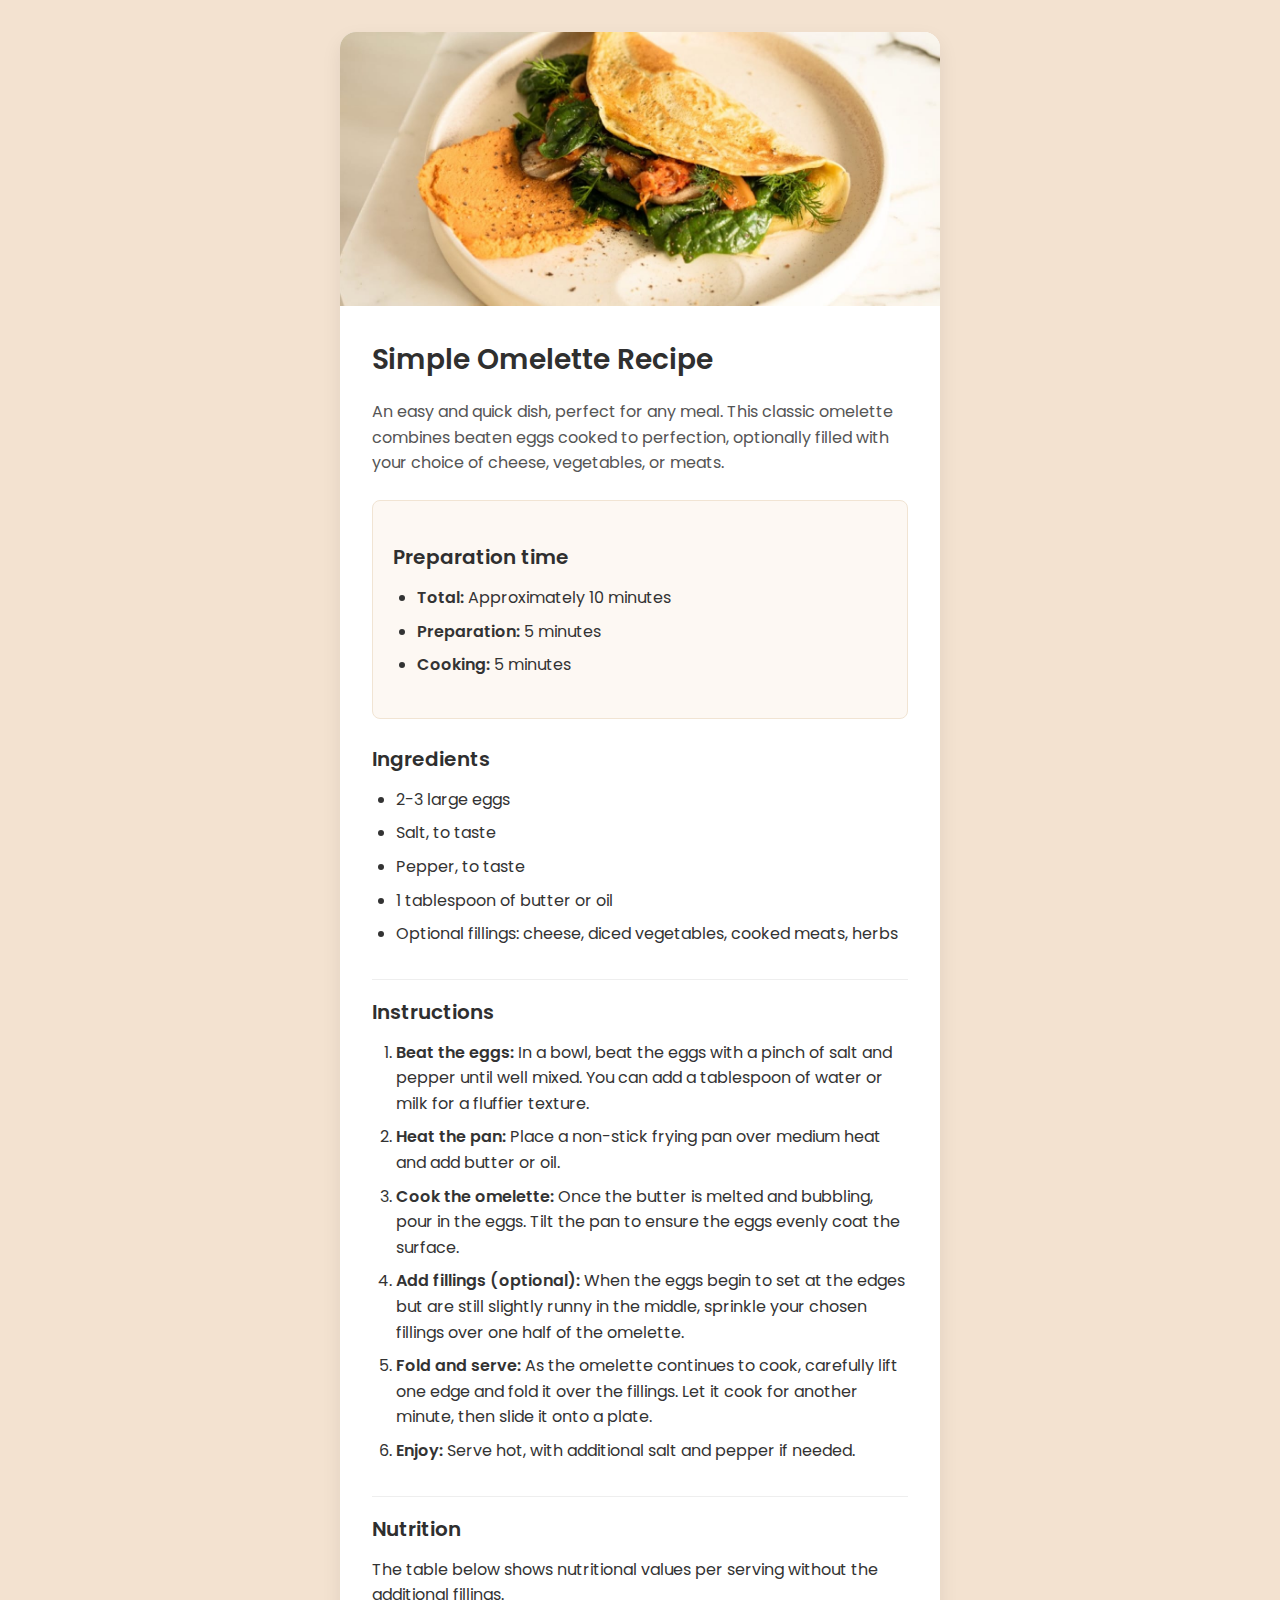
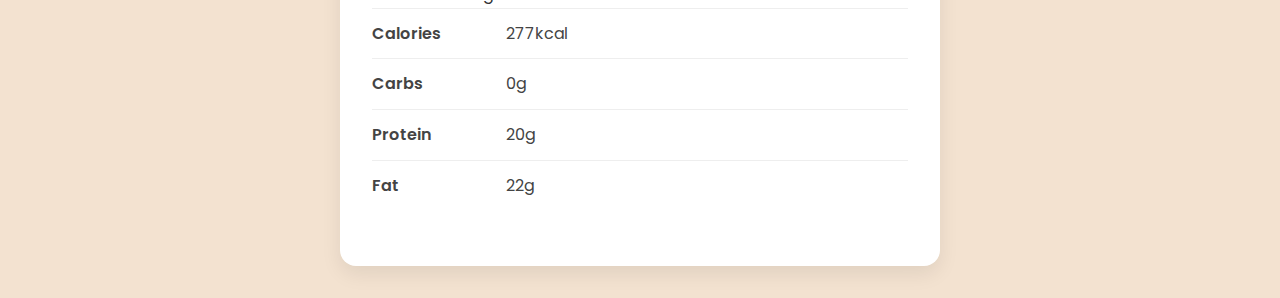
<file: index.html>
<!DOCTYPE html>
<html lang="en">
<head>
  <meta charset="UTF-8" />
  <meta name="viewport" content="width=device-width, initial-scale=1.0"/>
  <title>Simple Omelette Recipe</title>
  <!-- Link to your external CSS -->
  <link rel="stylesheet" href="index.css" />
  <link rel="icon" type="image/png" sizes="32x32" href="favicon-32x32.png" />
</head>
<body>
  <!-- Background color area -->
  <div class="background">
    <!-- Center the card container -->
    <div class="container">
      <!-- Card with rounded corners and shadow -->
      <div class="card">
        <!-- Image at the top with rounded top corners -->
        <img 
          src="image-omelette.jpeg" 
          alt="Omelette on a plate" 
          class="recipe-image"
        />

        <!-- Card content -->
        <div class="content">
          <h1 class="recipe-title">Simple Omelette Recipe</h1>
          <p class="description">
            An easy and quick dish, perfect for any meal. This classic omelette 
            combines beaten eggs cooked to perfection, optionally filled with 
            your choice of cheese, vegetables, or meats.
          </p>

          <!-- Preparation time section with a panel style -->
          <div class="prep-time">
            <h2>Preparation time</h2>
            <ul>
              <li><strong>Total:</strong> Approximately 10 minutes</li>
              <li><strong>Preparation:</strong> 5 minutes</li>
              <li><strong>Cooking:</strong> 5 minutes</li>
            </ul>
          </div>

          <!-- Ingredients section -->
          <h2>Ingredients</h2>
          <ul>
            <li>2-3 large eggs</li>
            <li>Salt, to taste</li>
            <li>Pepper, to taste</li>
            <li>1 tablespoon of butter or oil</li>
            <li>Optional fillings: cheese, diced vegetables, cooked meats, herbs</li>
          </ul>

          <!-- Instructions section -->
          <h2>Instructions</h2>
          <ol>
            <li>
              <strong>Beat the eggs:</strong> In a bowl, beat the eggs with a pinch 
              of salt and pepper until well mixed. You can add a tablespoon of 
              water or milk for a fluffier texture.
            </li>
            <li>
              <strong>Heat the pan:</strong> Place a non-stick frying pan over 
              medium heat and add butter or oil.
            </li>
            <li>
              <strong>Cook the omelette:</strong> Once the butter is melted and 
              bubbling, pour in the eggs. Tilt the pan to ensure the eggs evenly 
              coat the surface.
            </li>
            <li>
              <strong>Add fillings (optional):</strong> When the eggs begin to set 
              at the edges but are still slightly runny in the middle, sprinkle 
              your chosen fillings over one half of the omelette.
            </li>
            <li>
              <strong>Fold and serve:</strong> As the omelette continues to cook, 
              carefully lift one edge and fold it over the fillings. Let it cook 
              for another minute, then slide it onto a plate.
            </li>
            <li>
              <strong>Enjoy:</strong> Serve hot, with additional salt and pepper 
              if needed.
            </li>
          </ol>

          <!-- Nutrition section with a table and lines -->
          <h2>Nutrition</h2>
          <p>
            The table below shows nutritional values per serving without the 
            additional fillings.
          </p>
          <table class="nutrition-table">
            <tr>
              <th>Calories</th>
              <td>277kcal</td>
            </tr>
            <tr>
              <th>Carbs</th>
              <td>0g</td>
            </tr>
            <tr>
              <th>Protein</th>
              <td>20g</td>
            </tr>
            <tr>
              <th>Fat</th>
              <td>22g</td>
            </tr>
          </table>
        </div>
      </div>
    </div>
  </div>
</body>
</html>
</file>
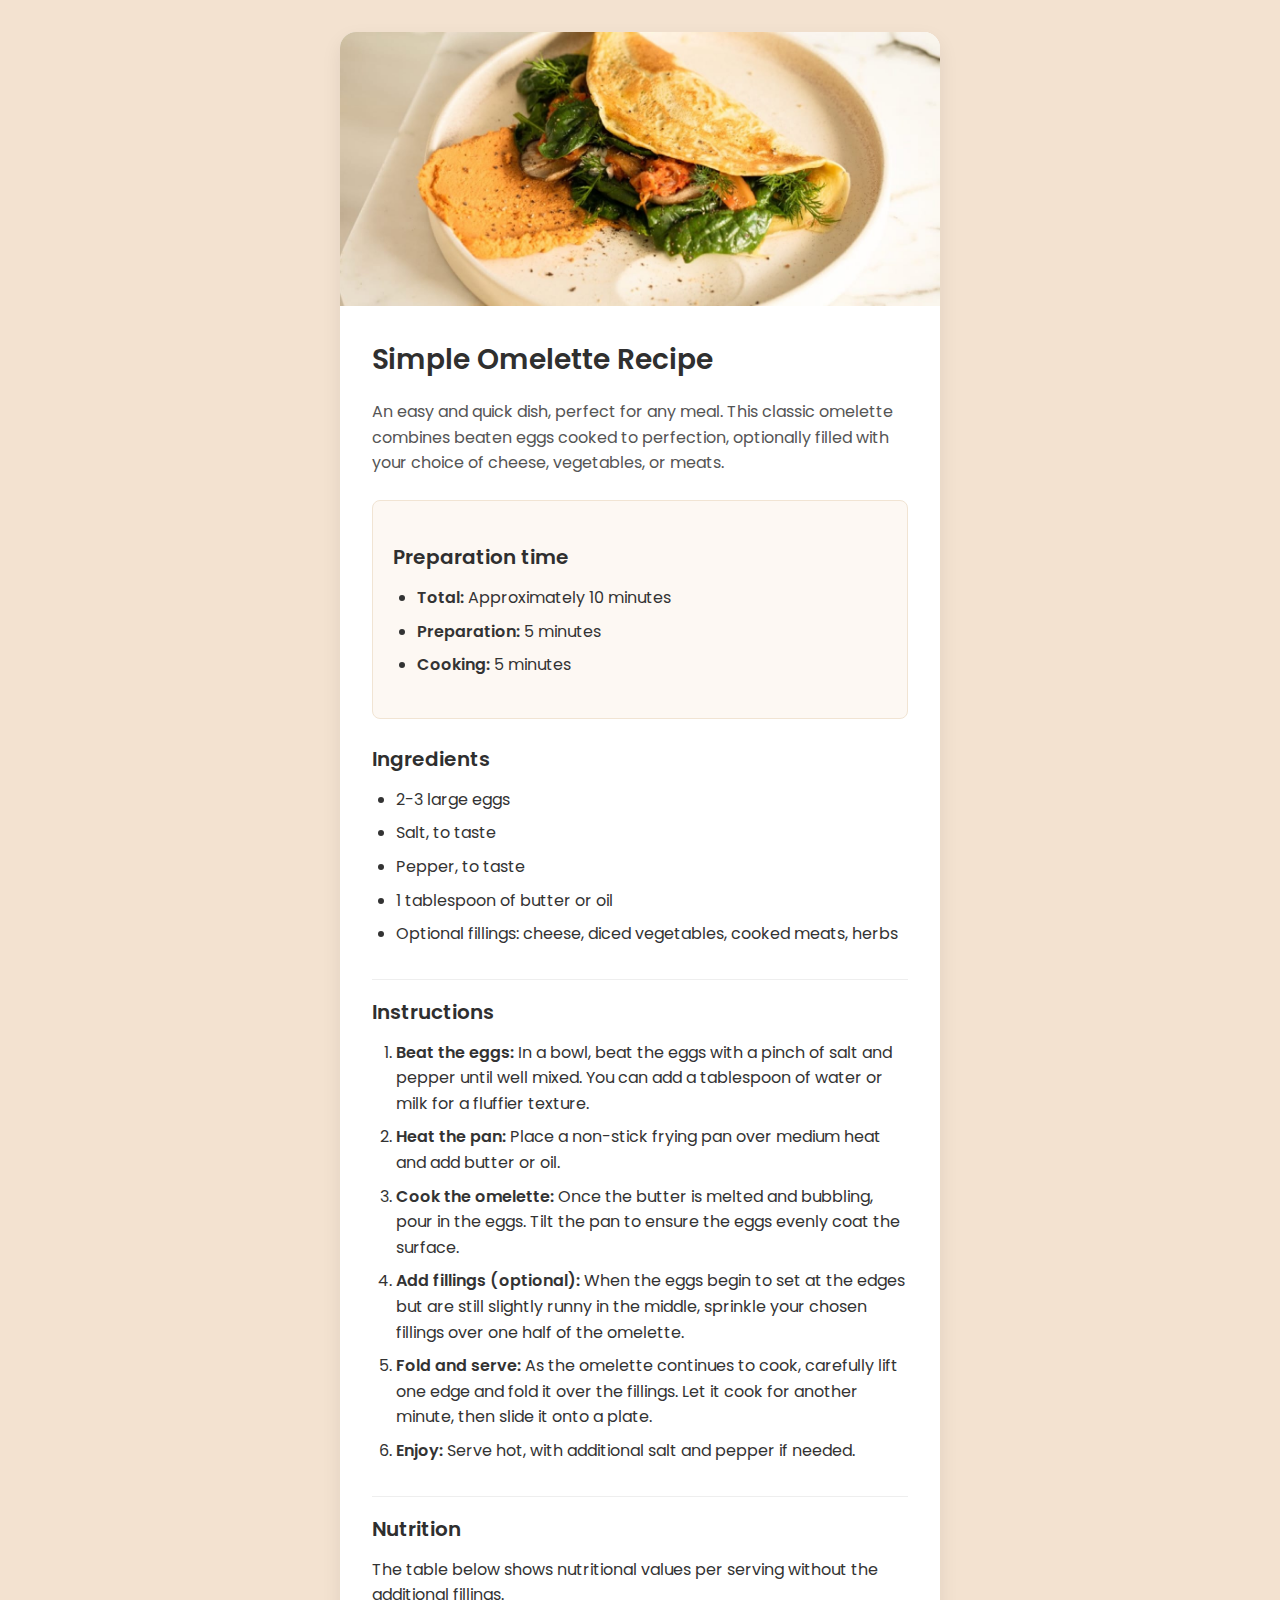
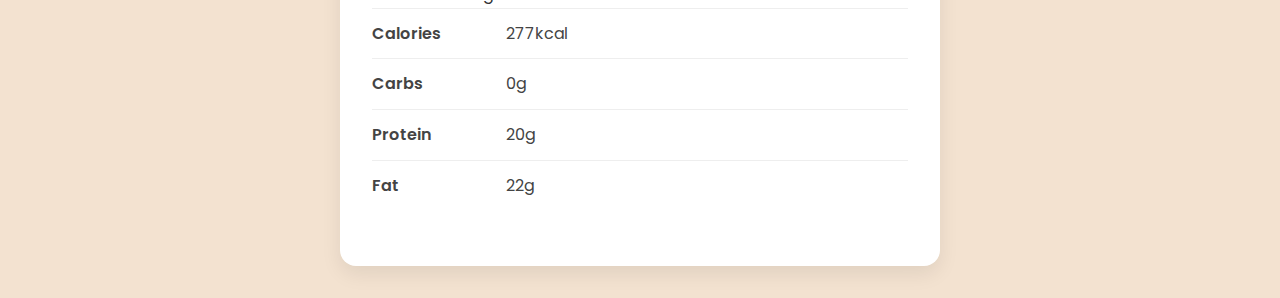
<file: Recipe.html>
<!DOCTYPE html>
<html lang="en">
<head>
  <meta charset="UTF-8" />
  <meta name="viewport" content="width=device-width, initial-scale=1.0"/>
  <title>Simple Omelette Recipe</title>
  <!-- Link to your external CSS -->
  <link rel="stylesheet" href="Recipe.css" />
  <link rel="icon" type="image/png" sizes="32x32" href="favicon-32x32.png" />
</head>
<body>
  <!-- Background color area -->
  <div class="background">
    <!-- Center the card container -->
    <div class="container">
      <!-- Card with rounded corners and shadow -->
      <div class="card">
        <!-- Image at the top with rounded top corners -->
        <img 
          src="image-omelette.jpeg" 
          alt="Omelette on a plate" 
          class="recipe-image"
        />

        <!-- Card content -->
        <div class="content">
          <h1 class="recipe-title">Simple Omelette Recipe</h1>
          <p class="description">
            An easy and quick dish, perfect for any meal. This classic omelette 
            combines beaten eggs cooked to perfection, optionally filled with 
            your choice of cheese, vegetables, or meats.
          </p>

          <!-- Preparation time section with a panel style -->
          <div class="prep-time">
            <h2>Preparation time</h2>
            <ul>
              <li><strong>Total:</strong> Approximately 10 minutes</li>
              <li><strong>Preparation:</strong> 5 minutes</li>
              <li><strong>Cooking:</strong> 5 minutes</li>
            </ul>
          </div>

          <!-- Ingredients section -->
          <h2>Ingredients</h2>
          <ul>
            <li>2-3 large eggs</li>
            <li>Salt, to taste</li>
            <li>Pepper, to taste</li>
            <li>1 tablespoon of butter or oil</li>
            <li>Optional fillings: cheese, diced vegetables, cooked meats, herbs</li>
          </ul>

          <!-- Instructions section -->
          <h2>Instructions</h2>
          <ol>
            <li>
              <strong>Beat the eggs:</strong> In a bowl, beat the eggs with a pinch 
              of salt and pepper until well mixed. You can add a tablespoon of 
              water or milk for a fluffier texture.
            </li>
            <li>
              <strong>Heat the pan:</strong> Place a non-stick frying pan over 
              medium heat and add butter or oil.
            </li>
            <li>
              <strong>Cook the omelette:</strong> Once the butter is melted and 
              bubbling, pour in the eggs. Tilt the pan to ensure the eggs evenly 
              coat the surface.
            </li>
            <li>
              <strong>Add fillings (optional):</strong> When the eggs begin to set 
              at the edges but are still slightly runny in the middle, sprinkle 
              your chosen fillings over one half of the omelette.
            </li>
            <li>
              <strong>Fold and serve:</strong> As the omelette continues to cook, 
              carefully lift one edge and fold it over the fillings. Let it cook 
              for another minute, then slide it onto a plate.
            </li>
            <li>
              <strong>Enjoy:</strong> Serve hot, with additional salt and pepper 
              if needed.
            </li>
          </ol>

          <!-- Nutrition section with a table and lines -->
          <h2>Nutrition</h2>
          <p>
            The table below shows nutritional values per serving without the 
            additional fillings.
          </p>
          <table class="nutrition-table">
            <tr>
              <th>Calories</th>
              <td>277kcal</td>
            </tr>
            <tr>
              <th>Carbs</th>
              <td>0g</td>
            </tr>
            <tr>
              <th>Protein</th>
              <td>20g</td>
            </tr>
            <tr>
              <th>Fat</th>
              <td>22g</td>
            </tr>
          </table>
        </div>
      </div>
    </div>
  </div>
</body>
</html>
</file>
<file: index.css>
/* 1) Import the desired Google Font (Poppins as an example) */
@import url('https://fonts.googleapis.com/css2?family=Poppins:wght@400;600&display=swap');

/* Reset box-sizing */
* {
  box-sizing: border-box;
  margin: 0;
  padding: 0;
}

/* 2) Body and background styling */
body {
  font-family: 'Poppins', sans-serif;
  background-color: #f3e2d0; /* Soft beige background */
  color: #333;              /* Dark text color for readability */
  line-height: 1.6;
}

/* A wrapper to ensure the card is centered */
.container {
  display: flex;
  justify-content: center;
  align-items: flex-start;
  min-height: 100vh;
  padding: 2rem;
}

/* The card itself */
.card {
  background-color: #fff;
  border-radius: 16px; /* Rounded corners */
  box-shadow: 0 8px 20px rgba(0, 0, 0, 0.08); /* Slightly larger shadow */
  max-width: 600px; /* Constrain width for readability */
  width: 100%;
  overflow: hidden; /* Ensures the image corners are clipped by the card radius */
}

/* Top image styling */
.recipe-image {
  width: 100%;
  height: auto;
  display: block;
  object-fit: cover;
}

/* Inner content spacing */
.content {
  padding: 2rem;
}

/* Main recipe title */
.recipe-title {
  font-size: 1.75rem;
  margin-bottom: 1rem;
  font-weight: 600;
  color: #2f2f2f;
}

/* Paragraph styling for the description */
.description {
  font-size: 1rem;
  margin-bottom: 1.5rem;
  color: #555;
}

/* Subheadings (Preparation time, Ingredients, etc.) */
h2 {
  font-size: 1.25rem;
  margin-bottom: 0.75rem;
  margin-top: 1.5rem; /* Add spacing above new sections */
  color: #2f2f2f;
  font-weight: 600;
}

/* 3) Panel style for the preparation time */
.prep-time {
  background-color: #fdf8f3; /* Slightly lighter panel background */
  border-radius: 8px;
  padding: 1rem 1.25rem;
  margin-bottom: 1.5rem;
  border: 1px solid #f1e4d3; /* Subtle border matching the panel background */
}

/* Lists spacing */
ul,
ol {
  margin-bottom: 1.5rem;
  padding-left: 1.5rem;
}

/* Bold text for strong elements */
li strong {
  font-weight: 600;
}

/* Fine-tune spacing between list items */
li {
  margin-bottom: 0.5rem;
}

/* Ordered list style (decimal) */
ol {
  list-style: decimal;
  padding-left: 1.5rem;
}

/* 4) Table styling for the Nutrition section with lines */
.nutrition-table {
  width: 100%;
  border-collapse: collapse;
  margin-bottom: 1.5rem;
  border-top: 1px solid #eee; /* Top border line */
}

.nutrition-table th,
.nutrition-table td {
  padding: 0.75rem 0;
  text-align: left;
  font-weight: normal;
  color: #444;
}

.nutrition-table th {
  width: 25%;
  font-weight: 600;
}

.nutrition-table tr:not(:last-child) {
  border-bottom: 1px solid #eee;
}

/* If you want a subtle divider line between major sections */
.content > h2:not(:first-of-type) {
  padding-top: 1rem;
  border-top: 1px solid #eee;
  margin-top: 2rem;
}
</file>
<file: Recipe.css>
/* 1) Import the desired Google Font (Poppins as an example) */
@import url('https://fonts.googleapis.com/css2?family=Poppins:wght@400;600&display=swap');

/* Reset box-sizing */
* {
  box-sizing: border-box;
  margin: 0;
  padding: 0;
}

/* 2) Body and background styling */
body {
  font-family: 'Poppins', sans-serif;
  background-color: #f3e2d0; /* Soft beige background */
  color: #333;              /* Dark text color for readability */
  line-height: 1.6;
}

/* A wrapper to ensure the card is centered */
.container {
  display: flex;
  justify-content: center;
  align-items: flex-start;
  min-height: 100vh;
  padding: 2rem;
}

/* The card itself */
.card {
  background-color: #fff;
  border-radius: 16px; /* Rounded corners */
  box-shadow: 0 8px 20px rgba(0, 0, 0, 0.08); /* Slightly larger shadow */
  max-width: 600px; /* Constrain width for readability */
  width: 100%;
  overflow: hidden; /* Ensures the image corners are clipped by the card radius */
}

/* Top image styling */
.recipe-image {
  width: 100%;
  height: auto;
  display: block;
  object-fit: cover;
}

/* Inner content spacing */
.content {
  padding: 2rem;
}

/* Main recipe title */
.recipe-title {
  font-size: 1.75rem;
  margin-bottom: 1rem;
  font-weight: 600;
  color: #2f2f2f;
}

/* Paragraph styling for the description */
.description {
  font-size: 1rem;
  margin-bottom: 1.5rem;
  color: #555;
}

/* Subheadings (Preparation time, Ingredients, etc.) */
h2 {
  font-size: 1.25rem;
  margin-bottom: 0.75rem;
  margin-top: 1.5rem; /* Add spacing above new sections */
  color: #2f2f2f;
  font-weight: 600;
}

/* 3) Panel style for the preparation time */
.prep-time {
  background-color: #fdf8f3; /* Slightly lighter panel background */
  border-radius: 8px;
  padding: 1rem 1.25rem;
  margin-bottom: 1.5rem;
  border: 1px solid #f1e4d3; /* Subtle border matching the panel background */
}

/* Lists spacing */
ul,
ol {
  margin-bottom: 1.5rem;
  padding-left: 1.5rem;
}

/* Bold text for strong elements */
li strong {
  font-weight: 600;
}

/* Fine-tune spacing between list items */
li {
  margin-bottom: 0.5rem;
}

/* Ordered list style (decimal) */
ol {
  list-style: decimal;
  padding-left: 1.5rem;
}

/* 4) Table styling for the Nutrition section with lines */
.nutrition-table {
  width: 100%;
  border-collapse: collapse;
  margin-bottom: 1.5rem;
  border-top: 1px solid #eee; /* Top border line */
}

.nutrition-table th,
.nutrition-table td {
  padding: 0.75rem 0;
  text-align: left;
  font-weight: normal;
  color: #444;
}

.nutrition-table th {
  width: 25%;
  font-weight: 600;
}

.nutrition-table tr:not(:last-child) {
  border-bottom: 1px solid #eee;
}

/* If you want a subtle divider line between major sections */
.content > h2:not(:first-of-type) {
  padding-top: 1rem;
  border-top: 1px solid #eee;
  margin-top: 2rem;
}
</file>
